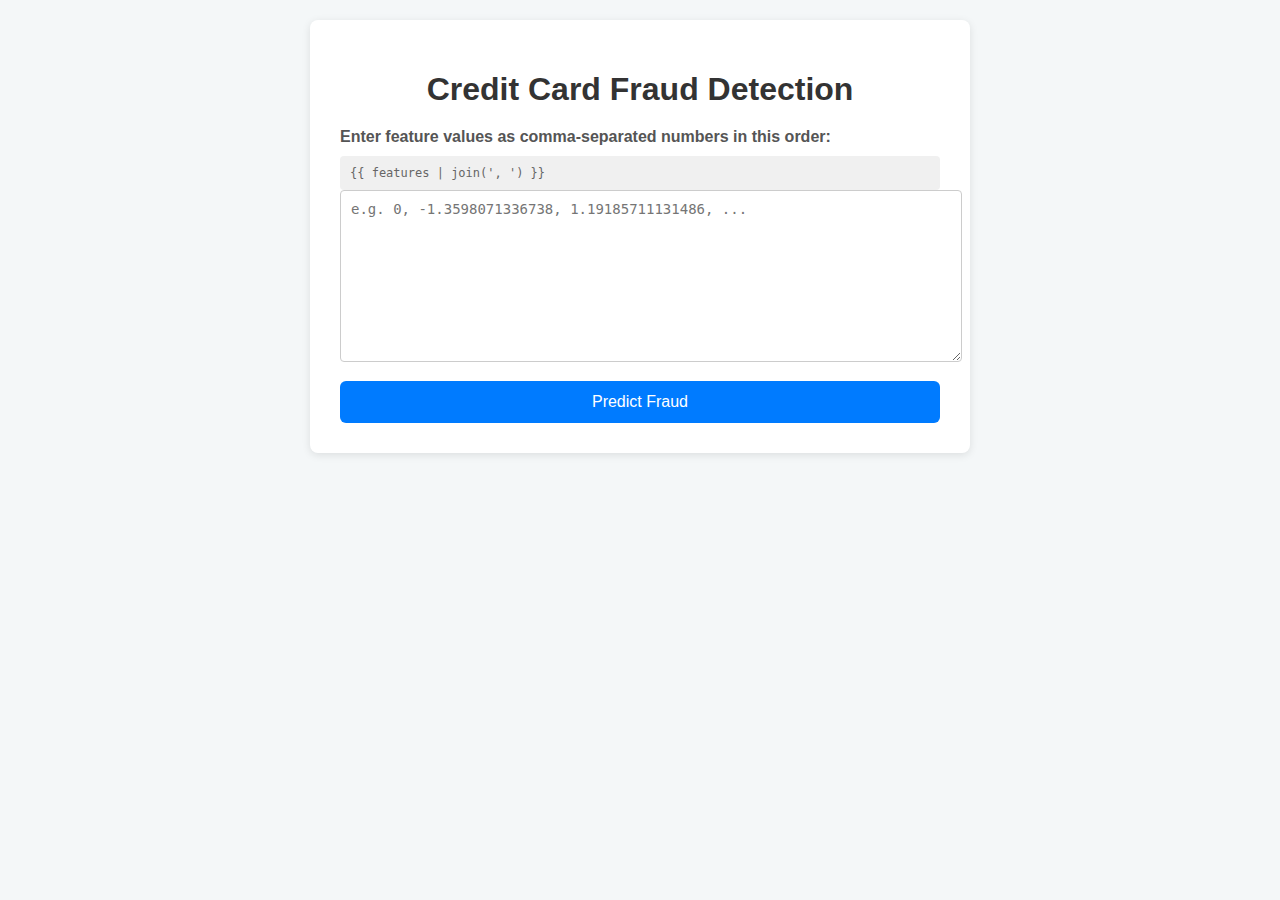
<file: Machinelearning/creditcardfraudetection/templates/index.html>
<!DOCTYPE html>
<html lang="en">
<head>
    <meta charset="UTF-8" />
    <meta name="viewport" content="width=device-width, initial-scale=1" />
    <title>Credit Card Fraud Detection</title>
    <style>
        body {
            font-family: Arial, sans-serif;
            background: #f4f7f8;
            margin: 0;
            padding: 20px;
        }
        .container {
            max-width: 600px;
            margin: 0 auto;
            background: white;
            padding: 30px;
            border-radius: 8px;
            box-shadow: 0 2px 8px rgba(0,0,0,0.1);
        }
        h1 {
            text-align: center;
            margin-bottom: 20px;
            color: #333;
        }
        label {
            display: block;
            font-weight: bold;
            margin-bottom: 6px;
            color: #555;
        }
        textarea {
            width: 100%;
            height: 150px;
            padding: 10px;
            font-size: 14px;
            border: 1px solid #ccc;
            border-radius: 4px;
            resize: vertical;
            font-family: monospace;
        }
        button {
            margin-top: 15px;
            width: 100%;
            padding: 12px;
            background-color: #007bff;
            border: none;
            color: white;
            font-size: 16px;
            border-radius: 6px;
            cursor: pointer;
            transition: background-color 0.3s ease;
        }
        button:hover {
            background-color: #0056b3;
        }
        .results {
            margin-top: 20px;
            padding: 15px;
            background: #e9ecef;
            border-radius: 6px;
            font-size: 16px;
            color: #333;
            white-space: pre-wrap;
        }
        .error {
            color: #d9534f;
            font-weight: bold;
        }
        .features-list {
            font-size: 12px;
            color: #666;
            margin-top: 10px;
            font-family: monospace;
            white-space: pre-wrap;
            background: #f0f0f0;
            padding: 10px;
            border-radius: 4px;
        }
    </style>
</head>
<body>
    <div class="container">
        <h1>Credit Card Fraud Detection</h1>
        <label for="featuresInput">Enter feature values as comma-separated numbers in this order:</label>
        <div class="features-list">{{ features | join(', ') }}</div>
        <textarea id="featuresInput" placeholder="e.g. 0, -1.3598071336738, 1.19185711131486, ..."></textarea>
        <button id="predictBtn">Predict Fraud</button>
        <div id="result" class="results" style="display:none;"></div>
    </div>

    <script>
        const predictBtn = document.getElementById('predictBtn');
        const featuresInput = document.getElementById('featuresInput');
        const resultDiv = document.getElementById('result');

        predictBtn.addEventListener('click', async () => {
            resultDiv.style.display = 'none';
            resultDiv.textContent = '';

            const inputText = featuresInput.value.trim();
            if (!inputText) {
                resultDiv.style.display = 'block';
                resultDiv.innerHTML = '<span class="error">Please enter feature values.</span>';
                return;
            }

            // Send the entire comma-separated string as 'features' key
            const data = { features: inputText };

            try {
                const response = await fetch('/predict', {
                    method: 'POST',
                    headers: { 'Content-Type': 'application/json' },
                    body: JSON.stringify(data)
                });

                const result = await response.json();

                if (response.ok) {
                    resultDiv.style.display = 'block';
                    resultDiv.innerHTML = 
                        `Predictions:\n` +
                        `Decision Tree: ${result.decision_tree === 1 ? 'Fraud' : 'Not Fraud'}\n` +
                        `Logistic Regression: ${result.logistic_regression === 1 ? 'Fraud' : 'Not Fraud'}\n` +
                        `Random Forest: ${result.random_forest === 1 ? 'Fraud' : 'Not Fraud'}`;
                } else {
                    resultDiv.style.display = 'block';
                    resultDiv.innerHTML = '<span class="error">Error: ' + (result.error || 'Unknown error') + '</span>';
                }
            } catch (error) {
                resultDiv.style.display = 'block';
                resultDiv.innerHTML = '<span class="error">Network error: ' + error.message + '</span>';
            }
        });
    </script>
</body>
</html>
</file>
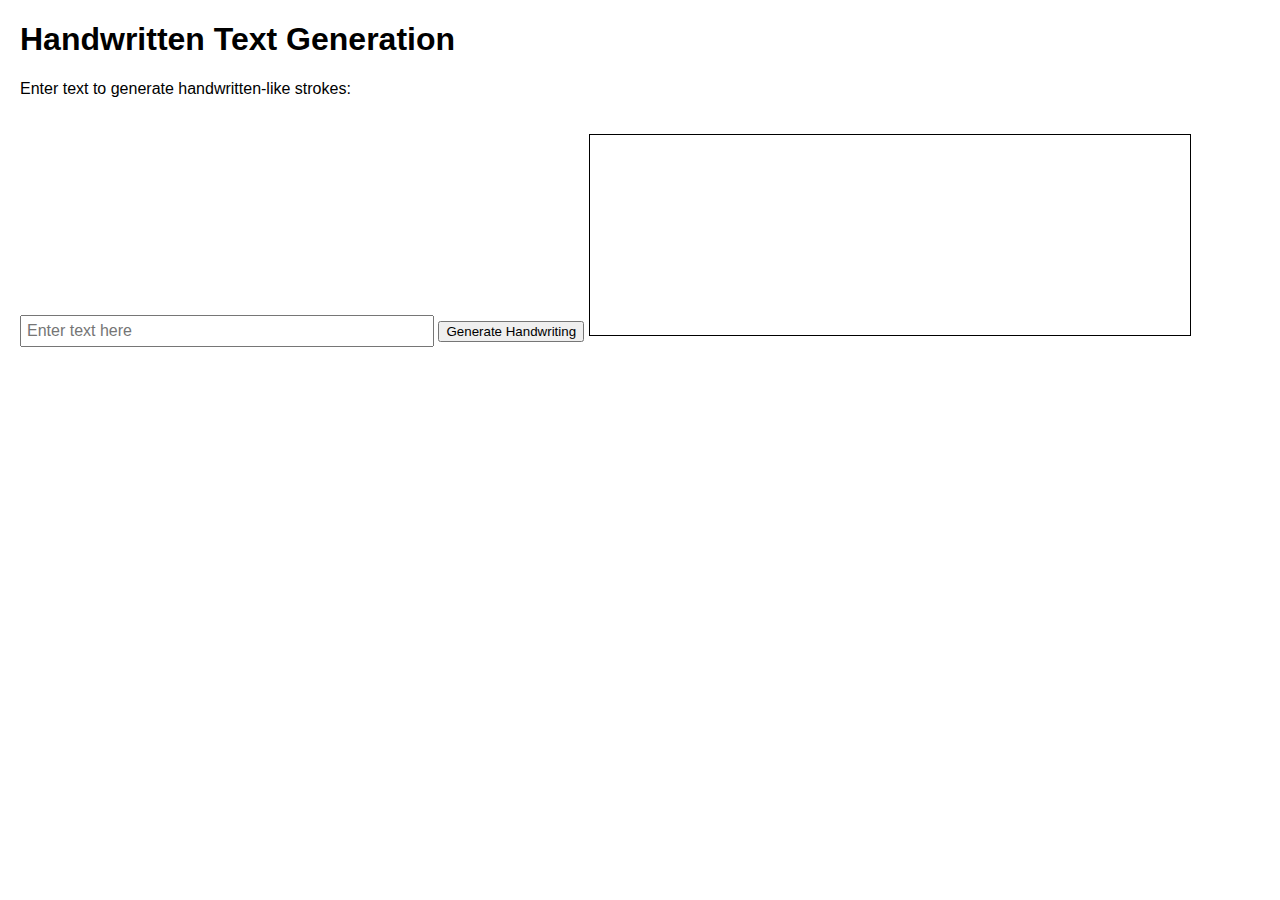
<file: Machinelearning/handwrittentextgeneration/templates/index.html>
<!DOCTYPE html>
<html lang="en">
<head>
    <meta charset="UTF-8" />
    <meta name="viewport" content="width=device-width, initial-scale=1" />
    <title>Handwritten Text Generation</title>
    <style>
        body {
            font-family: Arial, sans-serif;
            margin: 20px;
        }
        #canvas {
            border: 1px solid #000;
            margin-top: 20px;
        }
        #generateBtn {
            margin-top: 10px;
        }
        #textInput {
            width: 400px;
            font-size: 16px;
            padding: 5px;
        }
    </style>
</head>
<body>
    <h1>Handwritten Text Generation</h1>
    <p>Enter text to generate handwritten-like strokes:</p>
    <input type="text" id="textInput" placeholder="Enter text here" />
    <button id="generateBtn">Generate Handwriting</button>
    <canvas id="canvas" width="600" height="200"></canvas>

    <script>
        const canvas = document.getElementById('canvas');
        const ctx = canvas.getContext('2d');
        const generateBtn = document.getElementById('generateBtn');
        const textInput = document.getElementById('textInput');

        function drawStrokes(strokes) {
            ctx.clearRect(0, 0, canvas.width, canvas.height);
            ctx.lineWidth = 1.8;
            ctx.strokeStyle = 'black';

            const scale = 20;
            let x = canvas.width / 2;
            let y = canvas.height / 2;

            ctx.beginPath();
            ctx.moveTo(x, y);

            for (let i = 0; i < strokes.length; i++) {
                const [dx, dy, penState] = strokes[i];
                const newX = x + dx * scale;
                const newY = y + dy * scale;

                if (penState < 0.5) {
                    ctx.lineTo(newX, newY); // pen down → draw
                } else {
                    ctx.moveTo(newX, newY); // pen up → move
                }

                x = newX;
                y = newY;
            }

            ctx.stroke();
        }


        generateBtn.addEventListener('click', () => {
            const text = textInput.value.trim();
            if (!text) {
                alert('Please enter some text');
                return;
            }
            console.log('Sending request to /generate with text:', text);
            fetch('/generate', {
                method: 'POST',
                headers: {
                    'Content-Type': 'application/json',
                },
                body: JSON.stringify({ text }),
            })
            .then(response => {
                console.log('Received response:', response);
                return response.json();
            })
            .then(data => {
                console.log('Response data:', data);
                if (data.error) {
                    alert('Error: ' + data.error);
                } else {
                    drawStrokes(data.generated_strokes);
                }
            })
            .catch(err => {
                alert('Request failed: ' + err);
                console.error('Fetch error:', err);
            });
        });
    </script>
</body>
</html>
</file>
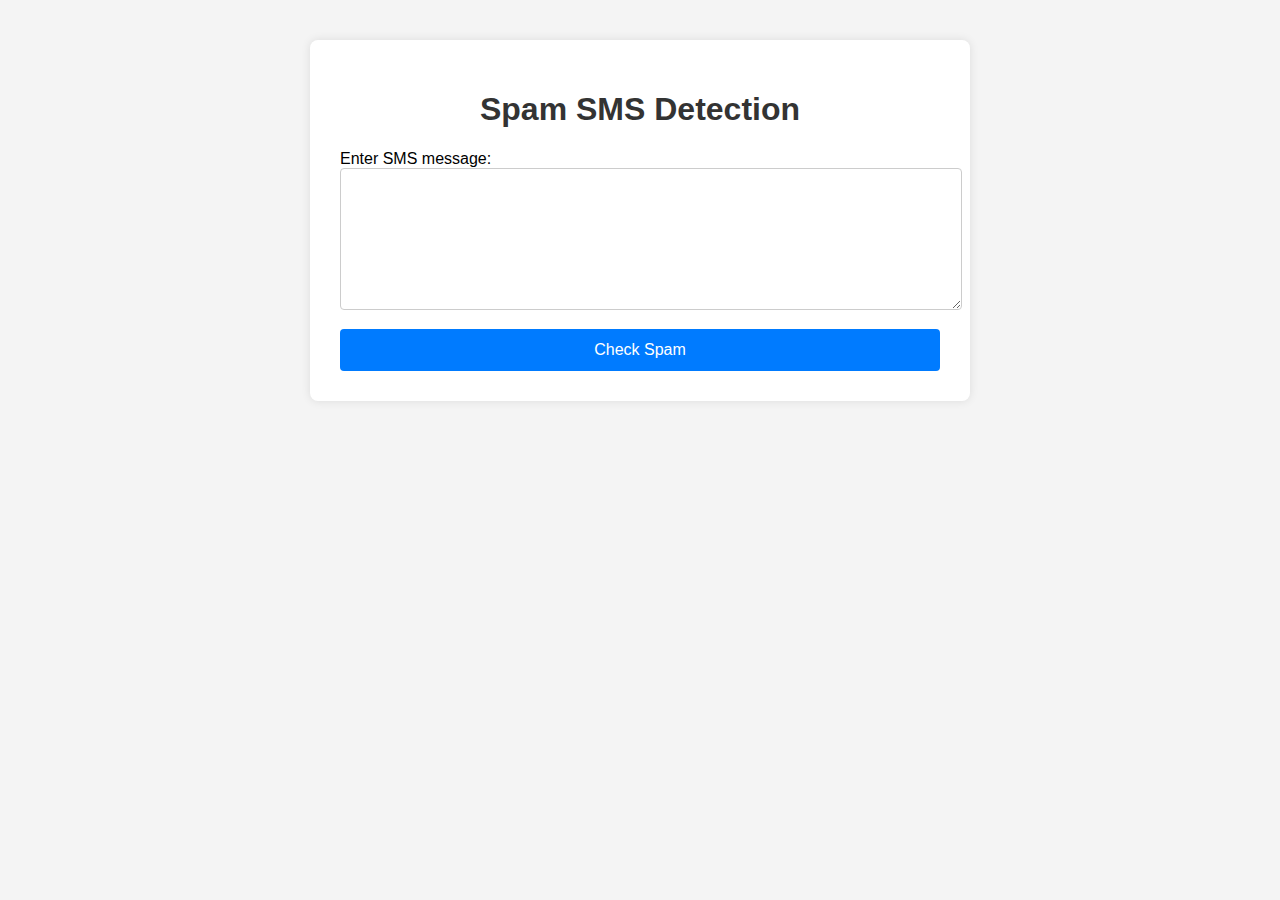
<file: Machinelearning/spamsmsdetection/templates/index.html>
<!DOCTYPE html>
<html lang="en">
<head>
    <meta charset="UTF-8" />
    <meta name="viewport" content="width=device-width, initial-scale=1" />
    <title>Spam SMS Detection</title>
    <style>
        body {
            font-family: Arial, sans-serif;
            margin: 40px;
            background-color: #f4f4f4;
        }
        .container {
            max-width: 600px;
            margin: auto;
            background: white;
            padding: 30px;
            border-radius: 8px;
            box-shadow: 0 0 10px rgba(0,0,0,0.1);
        }
        h1 {
            text-align: center;
            color: #333;
        }
        textarea {
            width: 100%;
            height: 120px;
            padding: 10px;
            font-size: 16px;
            border-radius: 4px;
            border: 1px solid #ccc;
            resize: vertical;
        }
        button {
            background-color: #007bff;
            color: white;
            border: none;
            padding: 12px 20px;
            font-size: 16px;
            border-radius: 4px;
            cursor: pointer;
            margin-top: 15px;
            width: 100%;
        }
        button:hover {
            background-color: #0056b3;
        }
    </style>
</head>
<body>
    <div class="container">
        <h1>Spam SMS Detection</h1>
        <form action="/predict" method="post">
            <label for="message">Enter SMS message:</label><br />
            <textarea id="message" name="message" required></textarea><br />
            <button type="submit">Check Spam</button>
        </form>
    </div>
</body>
</html>
</file>
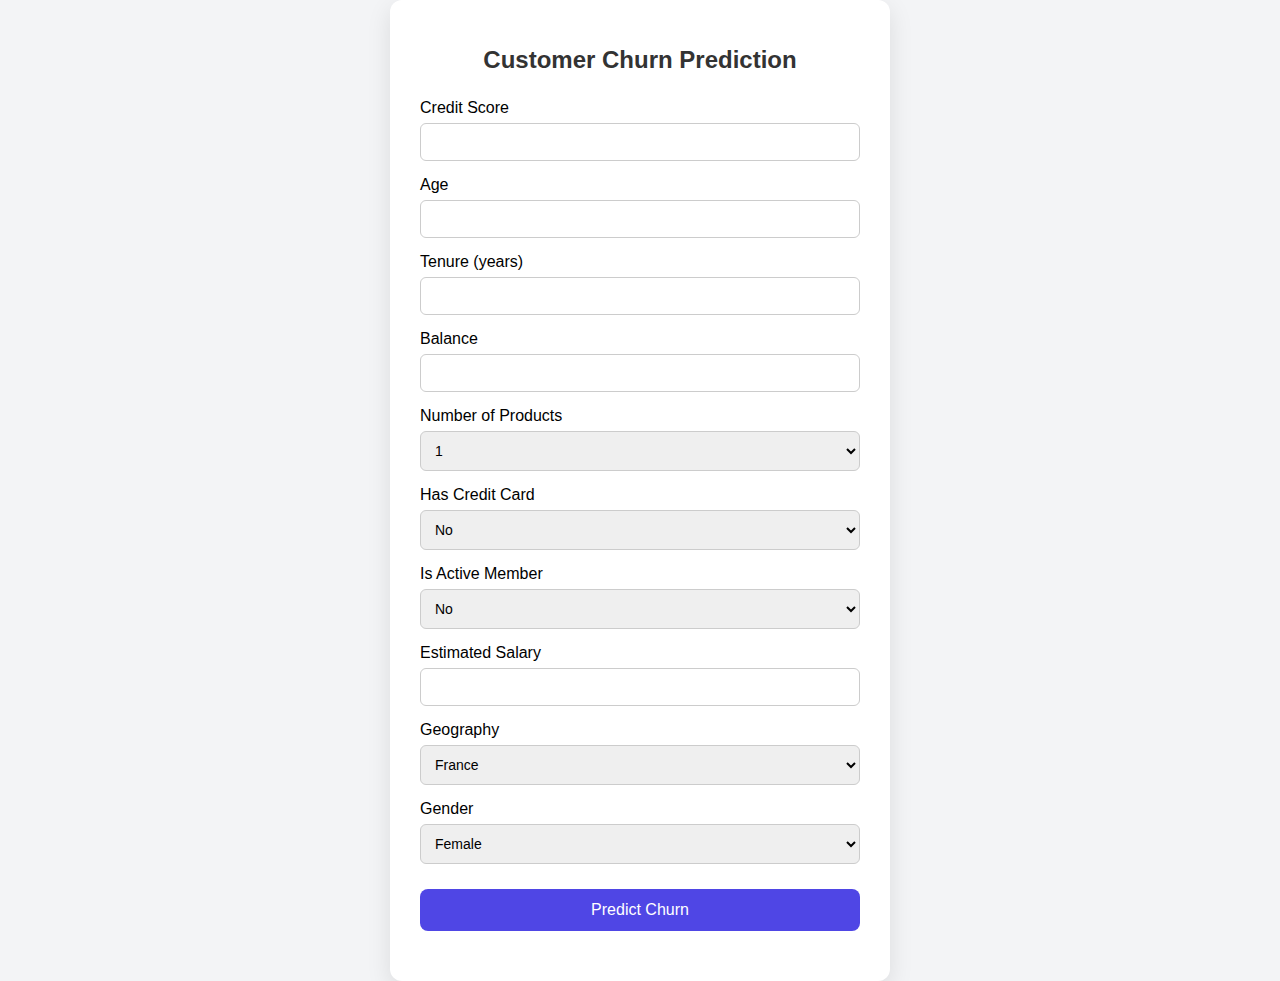
<file: Machinelearning/customerchrunpridiction/app/templates/index.html>
<!DOCTYPE html>
<html lang="en">
<head>
  <meta charset="UTF-8" />
  <meta name="viewport" content="width=device-width, initial-scale=1" />
  <title>Customer Churn Prediction</title>
  <style>
    * {
      box-sizing: border-box;
    }

    body {
      font-family: 'Segoe UI', Tahoma, Geneva, Verdana, sans-serif;
      margin: 0;
      padding: 0;
      background: #f3f4f6;
      display: flex;
      justify-content: center;
      align-items: center;
      min-height: 100vh;
    }

    .container {
      background: white;
      padding: 30px;
      border-radius: 12px;
      max-width: 500px;
      width: 100%;
      box-shadow: 0 8px 24px rgba(0, 0, 0, 0.1);
    }

    h1 {
      text-align: center;
      margin-bottom: 25px;
      font-size: 24px;
      color: #333;
    }

    label {
      margin-top: 15px;
      font-weight: 500;
      display: block;
    }

    input,
    select {
      width: 100%;
      padding: 10px;
      margin-top: 6px;
      border: 1px solid #ccc;
      border-radius: 6px;
      font-size: 14px;
    }

    button {
      width: 100%;
      padding: 12px;
      margin-top: 25px;
      background-color: #4f46e5;
      color: white;
      border: none;
      border-radius: 8px;
      font-size: 16px;
      cursor: pointer;
      transition: background 0.2s ease;
    }

    button:hover {
      background-color: #4338ca;
    }

    #result {
      margin-top: 20px;
      text-align: center;
      font-weight: bold;
      font-size: 16px;
    }

    #result.success {
      color: green;
    }

    #result.error {
      color: red;
    }
  </style>
</head>
<body>
  <div class="container">
    <h1>Customer Churn Prediction</h1>
    <form id="churnForm">
      <label for="CreditScore">Credit Score</label>
      <input type="number" id="CreditScore" name="CreditScore" required min="300" max="850" />

      <label for="Age">Age</label>
      <input type="number" id="Age" name="Age" required min="18" max="100" />

      <label for="Tenure">Tenure (years)</label>
      <input type="number" id="Tenure" name="Tenure" required min="0" max="10" />

      <label for="Balance">Balance</label>
      <input type="number" id="Balance" name="Balance" required step="0.01" min="0" />

      <label for="NumOfProducts">Number of Products</label>
      <select id="NumOfProducts" name="NumOfProducts" required>
        <option value="1">1</option>
        <option value="2">2</option>
        <option value="3">3</option>
        <option value="4">4</option>
      </select>

      <label for="HasCrCard">Has Credit Card</label>
      <select id="HasCrCard" name="HasCrCard" required>
        <option value="0">No</option>
        <option value="1">Yes</option>
      </select>

      <label for="IsActiveMember">Is Active Member</label>
      <select id="IsActiveMember" name="IsActiveMember" required>
        <option value="0">No</option>
        <option value="1">Yes</option>
      </select>

      <label for="EstimatedSalary">Estimated Salary</label>
      <input type="number" id="EstimatedSalary" name="EstimatedSalary" required step="0.01" min="0" />

      <label for="Geography">Geography</label>
      <select id="Geography" name="Geography" required>
        <option value="France">France</option>
        <option value="Germany">Germany</option>
        <option value="Spain">Spain</option>
      </select>

      <label for="Gender">Gender</label>
      <select id="Gender" name="Gender" required>
        <option value="Female">Female</option>
        <option value="Male">Male</option>
      </select>

      <button type="submit">Predict Churn</button>
    </form>

    <div id="result"></div>
  </div>

  <script>
    const form = document.getElementById('churnForm');
    const resultDiv = document.getElementById('result');

    // Create a div to show model results dynamically
    let modelResultsDiv = document.getElementById('model-results');
    if (!modelResultsDiv) {
      modelResultsDiv = document.createElement('div');
      modelResultsDiv.id = 'model-results';
      resultDiv.insertAdjacentElement('afterend', modelResultsDiv);
    }

    form.addEventListener('submit', async (e) => {
      e.preventDefault();
      resultDiv.textContent = 'Predicting...';
      resultDiv.className = '';
      modelResultsDiv.innerHTML = '';

      const formData = new FormData(form);
      const data = {};

      formData.forEach((value, key) => {
        data[key] = ['CreditScore', 'Age', 'Tenure', 'Balance', 'NumOfProducts', 'HasCrCard', 'IsActiveMember', 'EstimatedSalary'].includes(key)
          ? Number(value)
          : value;
      });

      try {
        const response = await fetch('/predict', {
          method: 'POST',
          headers: { 'Content-Type': 'application/json' },
          body: JSON.stringify(data)
        });

        const result = await response.json();

        if (response.ok) {
          // Display overall result summary
          let anyChurn = false;
          let modelOutputHtml = '<h3>Model Predictions:</h3><ul>';
          for (const [modelName, predictionData] of Object.entries(result)) {
            const churnText = predictionData.prediction === 1 ? 'Yes' : 'No';
            const probability = (predictionData.probability * 100).toFixed(2);
            modelOutputHtml += `<li><strong>${modelName}</strong>: Churn Prediction: ${churnText} (Probability: ${probability}%)</li>`;
            if (predictionData.prediction === 1) {
              anyChurn = true;
            }
          }
          modelOutputHtml += '</ul>';

          resultDiv.textContent = anyChurn ? 'Churn predicted by at least one model.' : 'No churn predicted by any model.';
          resultDiv.className = anyChurn ? 'success' : '';
          modelResultsDiv.innerHTML = modelOutputHtml;
        } else {
          resultDiv.textContent = `Error: ${result.error}`;
          resultDiv.className = 'error';
        }
      } catch (error) {
        resultDiv.textContent = `Error: ${error.message}`;
        resultDiv.className = 'error';
      }
    });
  </script>
</body>
</html>
</file>
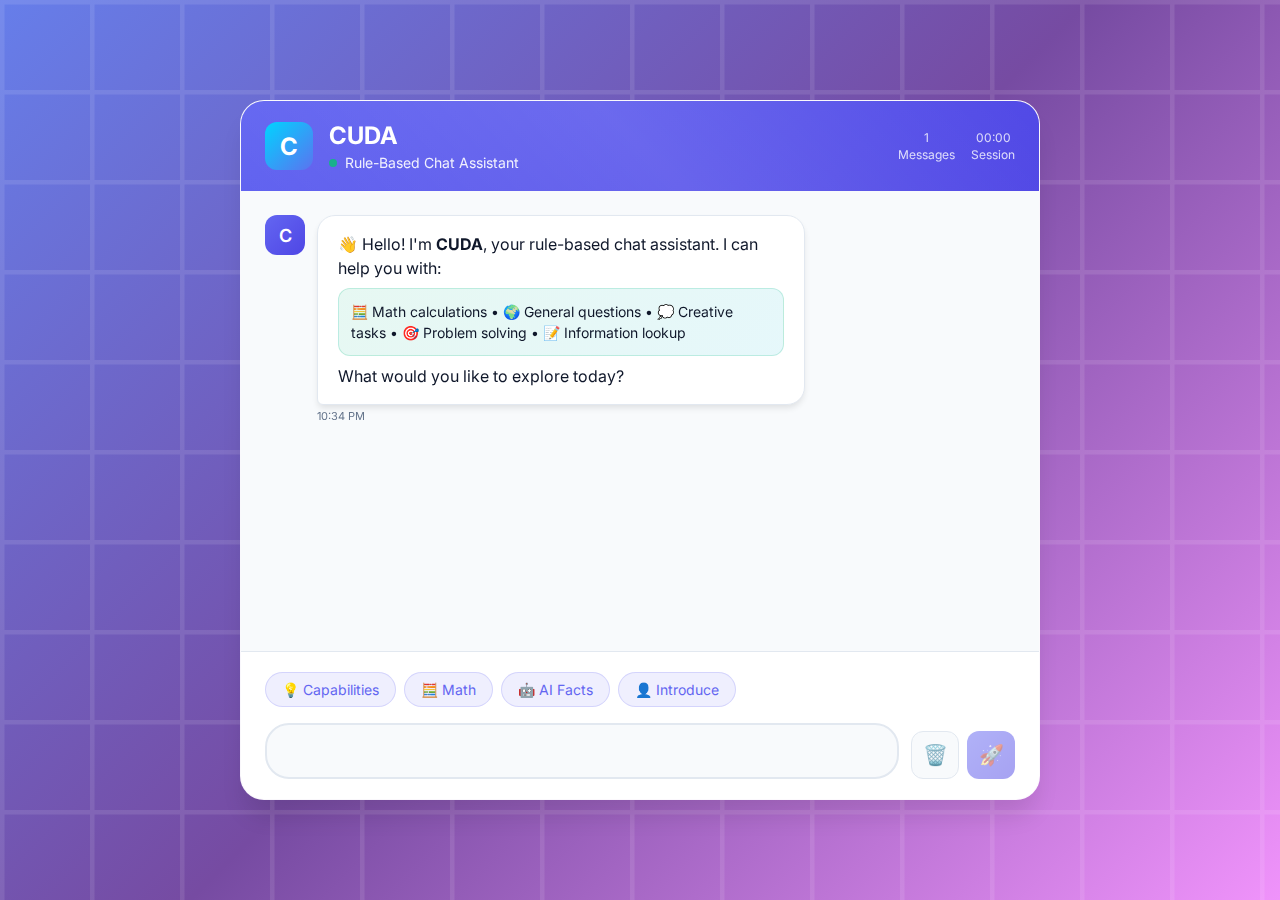
<file: Artificialinteligence/chatbot_rulebased/chatbot.html>
<!DOCTYPE html>
<html lang="en">
<head>
    <meta charset="UTF-8" />
    <meta name="viewport" content="width=device-width, initial-scale=1" />
    <title>CUDA - Personal Chat Assistant</title>
    <style>
        @import url('https://fonts.googleapis.com/css2?family=Inter:wght@300;400;500;600;700&display=swap');
        
        * {
            margin: 0;
            padding: 0;
            box-sizing: border-box;
        }
        
        :root {
            --primary: #6366f1;
            --primary-dark: #4f46e5;
            --secondary: #f8fafc;
            --accent: #10b981;
            --warning: #f59e0b;
            --error: #ef4444;
            --text-primary: #0f172a;
            --text-secondary: #64748b;
            --bg-primary: #ffffff;
            --bg-secondary: #f8fafc;
            --border: #e2e8f0;
            --shadow: 0 4px 6px -1px rgba(0, 0, 0, 0.1);
            --shadow-lg: 0 20px 25px -5px rgba(0, 0, 0, 0.1);
        }
        
        body {
            font-family: 'Inter', sans-serif;
            background: linear-gradient(135deg, #667eea 0%, #764ba2 50%, #f093fb 100%);
            min-height: 100vh;
            display: flex;
            justify-content: center;
            align-items: center;
            padding: 20px;
            position: relative;
            overflow-x: hidden;
        }
        
        body::before {
            content: '';
            position: absolute;
            top: 0;
            left: 0;
            right: 0;
            bottom: 0;
            background: url('data:image/svg+xml,<svg xmlns="http://www.w3.org/2000/svg" viewBox="0 0 100 100"><defs><pattern id="grid" width="10" height="10" patternUnits="userSpaceOnUse"><path d="M 10 0 L 0 0 0 10" fill="none" stroke="rgba(255,255,255,0.1)" stroke-width="1"/></pattern></defs><rect width="100" height="100" fill="url(%23grid)"/></svg>');
            pointer-events: none;
        }
        
        .chat-container {
            background: rgba(255, 255, 255, 0.95);
            backdrop-filter: blur(20px);
            border: 1px solid rgba(255, 255, 255, 0.2);
            border-radius: 24px;
            box-shadow: var(--shadow-lg);
            width: 100%;
            max-width: 800px;
            height: 80vh;
            max-height: 700px;
            display: flex;
            flex-direction: column;
            overflow: hidden;
            position: relative;
        }
        
        .chat-header {
            background: linear-gradient(135deg, var(--primary) 0%, var(--primary-dark) 100%);
            color: white;
            padding: 20px 24px;
            display: flex;
            align-items: center;
            gap: 16px;
            position: relative;
            overflow: hidden;
        }
        
        .chat-header::before {
            content: '';
            position: absolute;
            top: 0;
            left: 0;
            right: 0;
            bottom: 0;
            background: linear-gradient(45deg, transparent, rgba(255,255,255,0.1), transparent);
            animation: shimmer 3s ease-in-out infinite;
        }
        
        @keyframes shimmer {
            0% { transform: translateX(-100%); }
            100% { transform: translateX(100%); }
        }
        
        .cuda-logo {
            width: 48px;
            height: 48px;
            background: linear-gradient(135deg, #00d4ff, #5b73f0);
            border-radius: 12px;
            display: flex;
            align-items: center;
            justify-content: center;
            font-size: 24px;
            font-weight: bold;
            position: relative;
            z-index: 1;
        }
        
        .header-info {
            flex: 1;
            position: relative;
            z-index: 1;
        }
        
        .header-title {
            font-size: 24px;
            font-weight: 700;
            margin-bottom: 4px;
        }
        
        .header-status {
            font-size: 14px;
            opacity: 0.9;
            display: flex;
            align-items: center;
            gap: 8px;
        }
        
        .status-dot {
            width: 8px;
            height: 8px;
            background: var(--accent);
            border-radius: 50%;
            animation: pulse 2s ease-in-out infinite;
        }
        
        @keyframes pulse {
            0%, 100% { opacity: 1; }
            50% { opacity: 0.5; }
        }
        
        .chat-stats {
            display: flex;
            gap: 16px;
            font-size: 12px;
            opacity: 0.8;
            position: relative;
            z-index: 1;
        }
        
        .stat-item {
            display: flex;
            flex-direction: column;
            align-items: center;
            gap: 2px;
        }
        
        .chat-messages {
            flex: 1;
            padding: 24px;
            overflow-y: auto;
            background: var(--bg-secondary);
            position: relative;
        }
        
        .chat-messages::-webkit-scrollbar {
            width: 6px;
        }
        
        .chat-messages::-webkit-scrollbar-track {
            background: transparent;
        }
        
        .chat-messages::-webkit-scrollbar-thumb {
            background: rgba(99, 102, 241, 0.3);
            border-radius: 3px;
        }
        
        .message {
            margin-bottom: 20px;
            display: flex;
            align-items: flex-start;
            gap: 12px;
            animation: slideUp 0.4s ease-out;
        }
        
        @keyframes slideUp {
            from {
                opacity: 0;
                transform: translateY(20px);
            }
            to {
                opacity: 1;
                transform: translateY(0);
            }
        }
        
        .message.user {
            flex-direction: row-reverse;
        }
        
        .message-avatar {
            width: 40px;
            height: 40px;
            border-radius: 12px;
            display: flex;
            align-items: center;
            justify-content: center;
            font-size: 18px;
            font-weight: 600;
            flex-shrink: 0;
        }
        
        .message.bot .message-avatar {
            background: linear-gradient(135deg, var(--primary), var(--primary-dark));
            color: white;
        }
        
        .message.user .message-avatar {
            background: linear-gradient(135deg, var(--accent), #059669);
            color: white;
        }
        
        .message-content {
            max-width: 65%;
            position: relative;
        }
        
        .message-bubble {
            padding: 16px 20px;
            border-radius: 18px;
            word-wrap: break-word;
            line-height: 1.5;
            position: relative;
            box-shadow: var(--shadow);
        }
        
        .message.bot .message-bubble {
            background: var(--bg-primary);
            color: var(--text-primary);
            border-bottom-left-radius: 6px;
            border: 1px solid var(--border);
        }
        
        .message.user .message-bubble {
            background: linear-gradient(135deg, var(--primary), var(--primary-dark));
            color: white;
            border-bottom-right-radius: 6px;
        }
        
        .message-time {
            font-size: 11px;
            color: var(--text-secondary);
            margin-top: 4px;
            text-align: right;
        }
        
        .message.bot .message-time {
            text-align: left;
        }
        
        .typing-indicator {
            display: none;
            margin-bottom: 20px;
            animation: slideUp 0.4s ease-out;
        }
        
        .typing-bubble {
            background: var(--bg-primary);
            border: 1px solid var(--border);
            border-radius: 18px;
            border-bottom-left-radius: 6px;
            padding: 16px 20px;
            max-width: 80px;
            box-shadow: var(--shadow);
        }
        
        .typing-dots {
            display: flex;
            gap: 4px;
            align-items: center;
        }
        
        .typing-dots span {
            width: 8px;
            height: 8px;
            border-radius: 50%;
            background: var(--primary);
            animation: typing 1.4s infinite ease-in-out;
        }
        
        .typing-dots span:nth-child(2) { animation-delay: 0.2s; }
        .typing-dots span:nth-child(3) { animation-delay: 0.4s; }
        
        @keyframes typing {
            0%, 60%, 100% {
                transform: translateY(0);
                opacity: 0.4;
            }
            30% {
                transform: translateY(-12px);
                opacity: 1;
            }
        }
        
        .chat-input-container {
            padding: 20px 24px;
            background: var(--bg-primary);
            border-top: 1px solid var(--border);
            position: relative;
        }
        
        .input-wrapper {
            display: flex;
            gap: 12px;
            align-items: flex-end;
            position: relative;
        }
        
        .chat-input {
            flex: 1;
            padding: 16px 20px;
            border: 2px solid var(--border);
            border-radius: 24px;
            font-size: 16px;
            font-family: inherit;
            outline: none;
            transition: all 0.3s ease;
            background: var(--bg-secondary);
            resize: none;
            min-height: 56px;
            max-height: 120px;
        }
        
        .chat-input:focus {
            border-color: var(--primary);
            background: var(--bg-primary);
            box-shadow: 0 0 0 3px rgba(99, 102, 241, 0.1);
        }
        
        .input-actions {
            display: flex;
            gap: 8px;
            align-items: flex-end;
        }
        
        .action-button {
            width: 48px;
            height: 48px;
            border: none;
            border-radius: 12px;
            cursor: pointer;
            display: flex;
            align-items: center;
            justify-content: center;
            font-size: 20px;
            transition: all 0.3s ease;
            position: relative;
            overflow: hidden;
        }
        
        .send-button {
            background: linear-gradient(135deg, var(--primary), var(--primary-dark));
            color: white;
        }
        
        .send-button:hover {
            transform: translateY(-2px);
            box-shadow: var(--shadow-lg);
        }
        
        .send-button:disabled {
            opacity: 0.5;
            cursor: not-allowed;
            transform: none;
        }
        
        .clear-button {
            background: var(--bg-secondary);
            color: var(--text-secondary);
            border: 1px solid var(--border);
        }
        
        .clear-button:hover {
            background: var(--warning);
            color: white;
            border-color: var(--warning);
        }
        
        .suggestions {
            display: flex;
            gap: 8px;
            margin-bottom: 16px;
            flex-wrap: wrap;
        }
        
        .suggestion-chip {
            background: rgba(99, 102, 241, 0.1);
            color: var(--primary);
            border: 1px solid rgba(99, 102, 241, 0.2);
            border-radius: 20px;
            padding: 8px 16px;
            font-size: 14px;
            cursor: pointer;
            transition: all 0.3s ease;
            white-space: nowrap;
        }
        
        .suggestion-chip:hover {
            background: var(--primary);
            color: white;
            transform: translateY(-1px);
        }
        
        .feature-highlight {
            background: linear-gradient(135deg, rgba(16, 185, 129, 0.1), rgba(6, 182, 212, 0.1));
            border: 1px solid rgba(16, 185, 129, 0.2);
            border-radius: 12px;
            padding: 12px;
            margin: 8px 0;
            font-size: 14px;
            color: var(--text-primary);
        }
        
        .math-result {
            background: linear-gradient(135deg, rgba(99, 102, 241, 0.1), rgba(139, 92, 246, 0.1));
            border: 1px solid rgba(99, 102, 241, 0.2);
            border-radius: 8px;
            padding: 12px;
            margin: 8px 0;
            font-family: 'Courier New', monospace;
            font-weight: 600;
            color: var(--primary);
        }
        
        .response-time {
            font-size: 10px;
            color: var(--text-secondary);
            opacity: 0.7;
            margin-left: 8px;
        }
        
        .error-message {
            background: linear-gradient(135deg, rgba(239, 68, 68, 0.1), rgba(220, 38, 38, 0.1));
            border: 1px solid rgba(239, 68, 68, 0.2);
            border-radius: 8px;
            padding: 12px;
            margin: 8px 0;
            color: var(--error);
        }
        
        @media (max-width: 768px) {
            body {
                padding: 10px;
            }
            
            .chat-container {
                height: 90vh;
                border-radius: 16px;
            }
            
            .chat-header {
                padding: 16px 20px;
            }
            
            .header-title {
                font-size: 20px;
            }
            
            .chat-messages {
                padding: 16px;
            }
            
            .message-content {
                max-width: 85%;
            }
            
            .chat-stats {
                display: none;
            }
        }
    </style>
</head>
<body>
    <div class="chat-container">
        <div class="chat-header">
            <div class="cuda-logo">C</div>
            <div class="header-info">
                <div class="header-title">CUDA</div>
                <div class="header-status">
                    <div class="status-dot"></div>
                    Rule-Based Chat Assistant
                </div>
            </div>
            <div class="chat-stats">
                <div class="stat-item">
                    <span id="messageCount">0</span>
                    <span>Messages</span>
                </div>
                <div class="stat-item">
                    <span id="sessionTime">00:00</span>
                    <span>Session</span>
                </div>
            </div>
        </div>
        
        <div class="chat-messages" id="chatMessages">
            <div class="message bot">
                <div class="message-avatar">C</div>
                <div class="message-content">
                    <div class="message-bubble">
                        👋 Hello! I'm <strong>CUDA</strong>, your rule-based chat assistant. I can help you with:
                        <div class="feature-highlight">
                            🧮 Math calculations • 🌍 General questions • 💭 Creative tasks • 🎯 Problem solving • 📝 Information lookup
                        </div>
                        What would you like to explore today?
                    </div>
                    <div class="message-time" id="welcomeTime"></div>
                </div>
            </div>
        </div>
        
        <div class="typing-indicator" id="typingIndicator">
            <div class="message bot">
                <div class="message-avatar">C</div>
                <div class="message-content">
                    <div class="typing-bubble">
                        <div class="typing-dots">
                            <span></span>
                            <span></span>
                            <span></span>
                        </div>
                    </div>
                </div>
            </div>
        </div>
        
        <div class="chat-input-container">
            <div class="suggestions" id="suggestions">
                <div class="suggestion-chip" data-text="What can you do?">💡 Capabilities</div>
                <div class="suggestion-chip" data-text="Calculate 25 * 47 + 180">🧮 Math</div>
                <div class="suggestion-chip" data-text="Tell me about AI">🤖 AI Facts</div>
                <div class="suggestion-chip" data-text="My name is Alex">👤 Introduce</div>
            </div>
            <div class="input-wrapper">
                <textarea 
                    class="chat-input" 
                    id="chatInput" 
                    placeholder="Type your message to CUDA..." 
                    rows="1"
                    maxlength="1000"
                    aria-label="Chat input">
                </textarea>
                <div class="input-actions">
                    <button class="action-button clear-button" id="clearButton" title="Clear chat" aria-label="Clear chat">🗑️</button>
                    <button class="action-button send-button" id="sendButton" title="Send message" aria-label="Send message" disabled>🚀</button>
                </div>
            </div>
        </div>
    </div>

    <script>
        // Constants
        const CONFIG = {
            TYPING_DELAY: { MIN: 500, MAX: 1500 },
            MAX_MESSAGE_LENGTH: 1000,
            MATH_DECIMAL_PLACES: 6,
            ANIMATION_DURATION: 400
        };

        // Utility functions
        const utils = {
            sanitizeInput: (input) => input.trim().replace(/[<>]/g, ''),
            
            formatTime: (date = new Date()) => 
                date.toLocaleTimeString([], { hour: '2-digit', minute: '2-digit' }),
            
            formatDate: (date = new Date()) => 
                date.toLocaleDateString('en-US', { 
                    weekday: 'long', 
                    year: 'numeric', 
                    month: 'long', 
                    day: 'numeric' 
                }),
            
            formatNumber: (num) => {
                if (typeof num !== 'number' || !isFinite(num)) return 'Invalid';
                return num % 1 === 0 ? 
                    num.toString() : 
                    num.toFixed(CONFIG.MATH_DECIMAL_PLACES).replace(/\.?0+$/, '');
            },
            
            escapeHtml: (text) => 
                text.replace(/&/g, '&amp;')
                    .replace(/</g, '&lt;')
                    .replace(/>/g, '&gt;')
                    .replace(/"/g, '&quot;')
                    .replace(/'/g, '&#x27;'),
            
            debounce: (func, delay) => {
                let timeout;
                return (...args) => {
                    clearTimeout(timeout);
                    timeout = setTimeout(() => func.apply(null, args), delay);
                };
            }
        };

        // Math expression evaluator with security
        const mathEvaluator = {
            safeOperators: /^[\d\+\-\*\/\(\)\s\.\^\%]+$/,
            
            evaluate: (expression) => {
                try {
                    const cleaned = expression.replace(/\s+/g, '');
                    if (!mathEvaluator.safeOperators.test(cleaned)) {
                        throw new Error('Invalid characters in expression');
                    }
                    const normalized = cleaned.replace(/\^/g, '**');
                    if (/(function|eval|constructor|prototype|__)/i.test(normalized)) {
                        throw new Error('Potentially dangerous expression');
                    }
                    const result = Function(`"use strict"; return (${normalized})`)();
                    if (typeof result !== 'number' || !isFinite(result)) {
                        throw new Error('Invalid result');
                    }
                    return result;
                } catch (error) {
                    throw new Error(`Math error: ${error.message}`);
                }
            }
        };

        // Rule-based chatbot class
        class RuleBasedChatbot {
            constructor() {
                this.userData = {
                    name: null,
                    preferences: {},
                    conversationHistory: []
                };
                this.rules = this.initializeRules();
            }

            initializeRules() {
                return [
                    {
                        id: 'greeting',
                        patterns: [
                            /^(hi|hello|hey|greetings|good\s+(morning|afternoon|evening|night))$/i,
                            /^(what's\s+up|how's\s+it\s+going|howdy)$/i
                        ],
                        response: () => this.getGreetingResponse()
                    },
                    {
                        id: 'name_introduction',
                        patterns: [
                            /(?:my\s+name\s+is|i'm|call\s+me|i\s+am)\s+(\w+)/i,
                            /(\w+)\s+is\s+my\s+name/i
                        ],
                        response: (input) => this.handleNameIntroduction(input)
                    },
                    {
                        id: 'capabilities',
                        patterns: [
                            /what\s+can\s+you\s+do/i,
                            /(?:your\s+)?capabilities/i,
                            /help\s+me\s+understand/i,
                            /what\s+are\s+you\s+capable\s+of/i
                        ],
                        response: () => this.getCapabilitiesResponse()
                    },
                    {
                        id: 'math_calculation',
                        patterns: [
                            /(?:calculate|compute|solve|math|what\s+is)\s*(.+)/i,
                            /(\d+[\+\-\*\/\^\%\(\)]+[\d\+\-\*\/\^\%\(\)\s]*)/
                        ],
                        response: (input) => this.handleMathCalculation(input)
                    },
                    {
                        id: 'tech_queries',
                        patterns: [
                            /artificial\s+intelligence|machine\s+learning|AI(?:\s|$)/i,
                            /(?:computer\s+)?technology/i,
                            /(?:computer\s+)?science/i,
                            /quantum(?:\s+computing)?/i,
                            /programming|coding|software/i
                        ],
                        response: (input) => this.handleTechQuery(input)
                    },
                    {
                        id: 'creative_tasks',
                        patterns: [
                            /(?:write|create|generate)\s+(?:a\s+)?(story|poem|idea)/i,
                            /brainstorm|creative|imagination/i,
                            /help\s+me\s+(?:write|create)/i
                        ],
                        response: (input) => this.handleCreativeTask(input)
                    },
                    {
                        id: 'time_date',
                        patterns: [
                            /what\s+time|current\s+time|time\s+is\s+it/i,
                            /what.*date|today.*date|current.*date/i,
                            /(?:what\s+day|today)\s+is\s+it/i
                        ],
                        response: () => this.getTimeResponse()
                    },
                    {
                        id: 'weather',
                        patterns: [
                            /weather|temperature|forecast|climate/i,
                            /(?:is\s+it\s+)?(?:raining|sunny|cloudy)/i
                        ],
                        response: () => this.getWeatherResponse()
                    },
                    {
                        id: 'how_are_you',
                        patterns: [
                            /how\s+are\s+you/i,
                            /how\s+do\s+you\s+feel/i,
                            /your\s+mood|are\s+you\s+okay/i
                        ],
                        response: () => this.getStatusResponse()
                    },
                    {
                        id: 'thanks',
                        patterns: [
                            /thank\s+you|thanks|appreciate|grateful/i,
                            /that's\s+helpful|very\s+helpful/i
                        ],
                        response: () => this.getThanksResponse()
                    },
                    {
                        id: 'farewell',
                        patterns: [
                            /^(bye|goodbye|see\s+you|farewell|exit|quit)$/i,
                            /^(take\s+care|until\s+next\s+time)$/i
                        ],
                        response: () => this.getFarewellResponse()
                    }
                ];
            }

            processInput(input) {
                const sanitized = utils.sanitizeInput(input);
                this.userData.conversationHistory.push({
                    type: 'user',
                    message: sanitized,
                    timestamp: new Date()
                });

                for (const rule of this.rules) {
                    for (const pattern of rule.patterns) {
                        const match = sanitized.match(pattern);
                        if (match) {
                            const response = rule.response(sanitized, match);
                            this.userData.conversationHistory.push({
                                type: 'bot',
                                message: response,
                                timestamp: new Date()
                            });
                            return response;
                        }
                    }
                }
                return this.getFallbackResponse(sanitized);
            }

            getGreetingResponse() {
                const greetings = [
                    "Hello! I'm CUDA, your rule-based chatbot. How can I assist you today?",
                    "Hi there! Ready to help with whatever you need.",
                    "Greetings! What would you like to explore together?"
                ];
                return this.userData.name ? 
                    `Hello, ${this.userData.name}! How can I help you today?` :
                    greetings[Math.floor(Math.random() * greetings.length)];
            }

            handleNameIntroduction(input) {
                const matches = input.match(/(?:my\s+name\s+is|i'm|call\s+me|i\s+am)\s+(\w+)/i) ||
                               input.match(/(\w+)\s+is\s+my\s+name/i);
                if (matches) {
                    this.userData.name = matches[1];
                    return `Nice to meet you, ${this.userData.name}! I'll remember your name. How can I help you today?`;
                }
                return "I'd love to know your name! You can say 'My name is [name]' or 'I'm [name]'.";
            }

            getCapabilitiesResponse() {
                return `I'm a rule-based chatbot with these capabilities:
                <div class="feature-highlight">
                    🧮 <strong>Math:</strong> I can solve calculations and equations<br>
                    🌍 <strong>Information:</strong> Answer questions about various topics<br>
                    💭 <strong>Creative:</strong> Help with writing and brainstorming<br>
                    🕒 <strong>Time:</strong> Provide current date and time<br>
                    🎯 <strong>General:</strong> Chat about technology, science, and more
                </div>
                Try asking me something!`;
            }

            handleMathCalculation(input) {
                try {
                    const mathMatch = input.match(/[\d\+\-\*\/\^\%\(\)\s\.]+/);
                    if (!mathMatch) {
                        return "Please provide a valid mathematical expression using numbers and operators (+, -, *, /, %, ^, parentheses).";
                    }
                    const expression = mathMatch[0].trim();
                    const result = mathEvaluator.evaluate(expression);
                    const formattedResult = utils.formatNumber(result);
                    return `<div class="math-result">
                        🧮 Expression: ${utils.escapeHtml(expression)}<br>
                        ✨ Result: <strong>${formattedResult}</strong>
                    </div>
                    ${result > 1000000 ? 'That\'s quite a large number! ' : ''}Need help with more calculations?`;
                } catch (error) {
                    return `<div class="error-message">
                        ❌ ${error.message}<br>
                        Please check your math expression and try again.
                    </div>`;
                }
            }

            handleTechQuery(input) {
                const topic = input.toLowerCase();
                const responses = {
                    'artificial intelligence': "Artificial Intelligence (AI) is fascinating! It's the simulation of human intelligence in machines. AI includes machine learning, natural language processing, computer vision, and robotics. What specific aspect of AI interests you?",
                    'machine learning': "Machine Learning is a subset of AI that enables computers to learn from data without being explicitly programmed. It includes supervised learning, unsupervised learning, and reinforcement learning. Would you like to know more about any of these?",
                    'technology': "Technology is constantly evolving, encompassing everything from computers and software to quantum computing and AI. What technology topic interests you?",
                    'programming': "Programming is the art of writing instructions for computers. There are many languages like JavaScript, Python, and C++. What programming language or concept would you like to discuss?",
                    'quantum computing': "Quantum computing uses quantum bits to perform complex calculations much faster than classical computers. It's an exciting and emerging field. Do you want to learn about quantum algorithms or hardware?",
                    'software': "Software development involves designing, coding, testing, and maintaining applications. Are you interested in web development, mobile apps, or something else?"
                };
                for (const key in responses) {
                    if (topic.includes(key)) {
                        return responses[key];
                    }
                }
                return "That's an interesting tech topic! Could you please specify your question or what you'd like to know more about?";
            }

            handleCreativeTask(input) {
                const creativePrompts = [
                    "Here's a short story idea: A time traveler stuck in the past tries to fix history without changing the future.",
                    "How about a poem? 'In the quiet night, stars whisper secrets of the light.'",
                    "Let's brainstorm ideas for a novel about a detective with supernatural powers.",
                    "I can help you generate creative writing prompts or ideas. What genre do you prefer?"
                ];
                return creativePrompts[Math.floor(Math.random() * creativePrompts.length)];
            }

            getTimeResponse() {
                const now = new Date();
                return `Current time is ${utils.formatTime(now)} on ${utils.formatDate(now)}.`;
            }

            getWeatherResponse() {
                return "I don't have real-time weather data, but you can check your local weather forecast online or use a weather app.";
            }

            getStatusResponse() {
                return "I'm just a program, but I'm here and ready to help you!";
            }

            getThanksResponse() {
                return "You're welcome! If you have more questions, feel free to ask.";
            }

            getFarewellResponse() {
                return "Goodbye! Have a great day. Feel free to come back anytime.";
            }

            getFallbackResponse(input) {
                return `I'm not sure how to respond to "${utils.escapeHtml(input)}". Could you please rephrase or ask something else?`;
            }
        }

        // UI and interaction logic
        const chatMessages = document.getElementById('chatMessages');
        const chatInput = document.getElementById('chatInput');
        const sendButton = document.getElementById('sendButton');
        const clearButton = document.getElementById('clearButton');
        const suggestions = document.getElementById('suggestions');
        const typingIndicator = document.getElementById('typingIndicator');
        const messageCountElem = document.getElementById('messageCount');
        const sessionTimeElem = document.getElementById('sessionTime');

        let chatbot = new RuleBasedChatbot();
        let messageCount = 1; // Starting with welcome message
        let sessionStartTime = new Date();
        let sessionTimerInterval;

        function updateSessionTime() {
            const now = new Date();
            const diff = new Date(now - sessionStartTime);
            const minutes = String(diff.getUTCMinutes()).padStart(2, '0');
            const seconds = String(diff.getUTCSeconds()).padStart(2, '0');
            sessionTimeElem.textContent = `${minutes}:${seconds}`;
        }

        function addMessage(content, sender = 'bot') {
            const messageElem = document.createElement('div');
            messageElem.classList.add('message', sender);
            const avatarElem = document.createElement('div');
            avatarElem.classList.add('message-avatar');
            avatarElem.textContent = sender === 'bot' ? 'C' : 'U';
            const contentElem = document.createElement('div');
            contentElem.classList.add('message-content');
            const bubbleElem = document.createElement('div');
            bubbleElem.classList.add('message-bubble');
            bubbleElem.innerHTML = content;
            const timeElem = document.createElement('div');
            timeElem.classList.add('message-time');
            timeElem.textContent = utils.formatTime();
            contentElem.appendChild(bubbleElem);
            contentElem.appendChild(timeElem);
            messageElem.appendChild(avatarElem);
            messageElem.appendChild(contentElem);
            chatMessages.appendChild(messageElem);
            chatMessages.scrollTop = chatMessages.scrollHeight;
            messageCount++;
            messageCountElem.textContent = messageCount.toString();
        }

        function showTypingIndicator(show) {
            typingIndicator.style.display = show ? 'block' : 'none';
            chatMessages.scrollTop = chatMessages.scrollHeight;
        }

        function handleUserInput() {
            const input = chatInput.value.trim();
            if (input.length === 0 || input.length > CONFIG.MAX_MESSAGE_LENGTH) {
                sendButton.disabled = true;
                return;
            }
            sendButton.disabled = false;
        }

        function sendMessage() {
            const input = chatInput.value.trim();
            if (input.length === 0) return;
            addMessage(utils.escapeHtml(input), 'user');
            chatInput.value = '';
            sendButton.disabled = true;
            showTypingIndicator(true);

            // Simulate typing delay
            const delay = Math.floor(Math.random() * (CONFIG.TYPING_DELAY.MAX - CONFIG.TYPING_DELAY.MIN + 1)) + CONFIG.TYPING_DELAY.MIN;
            setTimeout(() => {
                const response = chatbot.processInput(input);
                showTypingIndicator(false);
                addMessage(response, 'bot');
            }, delay);
        }

        function clearChat() {
            chatMessages.innerHTML = '';
            messageCount = 0;
            messageCountElem.textContent = '0';
            chatbot = new RuleBasedChatbot();
            addMessage(`👋 Hello! I'm <strong>CUDA</strong>, your rule-based chat assistant. I can help you with:
                <div class="feature-highlight">
                    🧮 Math calculations • 🌍 General questions • 💭 Creative tasks • 🎯 Problem solving • 📝 Information lookup
                </div>
                What would you like to explore today?`, 'bot');
            messageCount = 1;
            messageCountElem.textContent = '1';
            sessionStartTime = new Date();
            updateSessionTime();
        }

        function handleSuggestionClick(event) {
            if (event.target.classList.contains('suggestion-chip')) {
                const text = event.target.getAttribute('data-text');
                chatInput.value = text;
                chatInput.focus();
                handleUserInput();
            }
        }

        // Initialize
        window.addEventListener('load', () => {
            clearChat();
            sessionTimerInterval = setInterval(updateSessionTime, 1000);
        });

        chatInput.addEventListener('input', utils.debounce(handleUserInput, 200));
        sendButton.addEventListener('click', sendMessage);
        clearButton.addEventListener('click', clearChat);
        suggestions.addEventListener('click', handleSuggestionClick);

        // Accessibility: send message on Enter key (Shift+Enter for newline)
        chatInput.addEventListener('keydown', (event) => {
            if (event.key === 'Enter' && !event.shiftKey) {
                event.preventDefault();
                if (!sendButton.disabled) {
                    sendMessage();
                }
            }
        });
    </script>
</body>
</html>
</file>
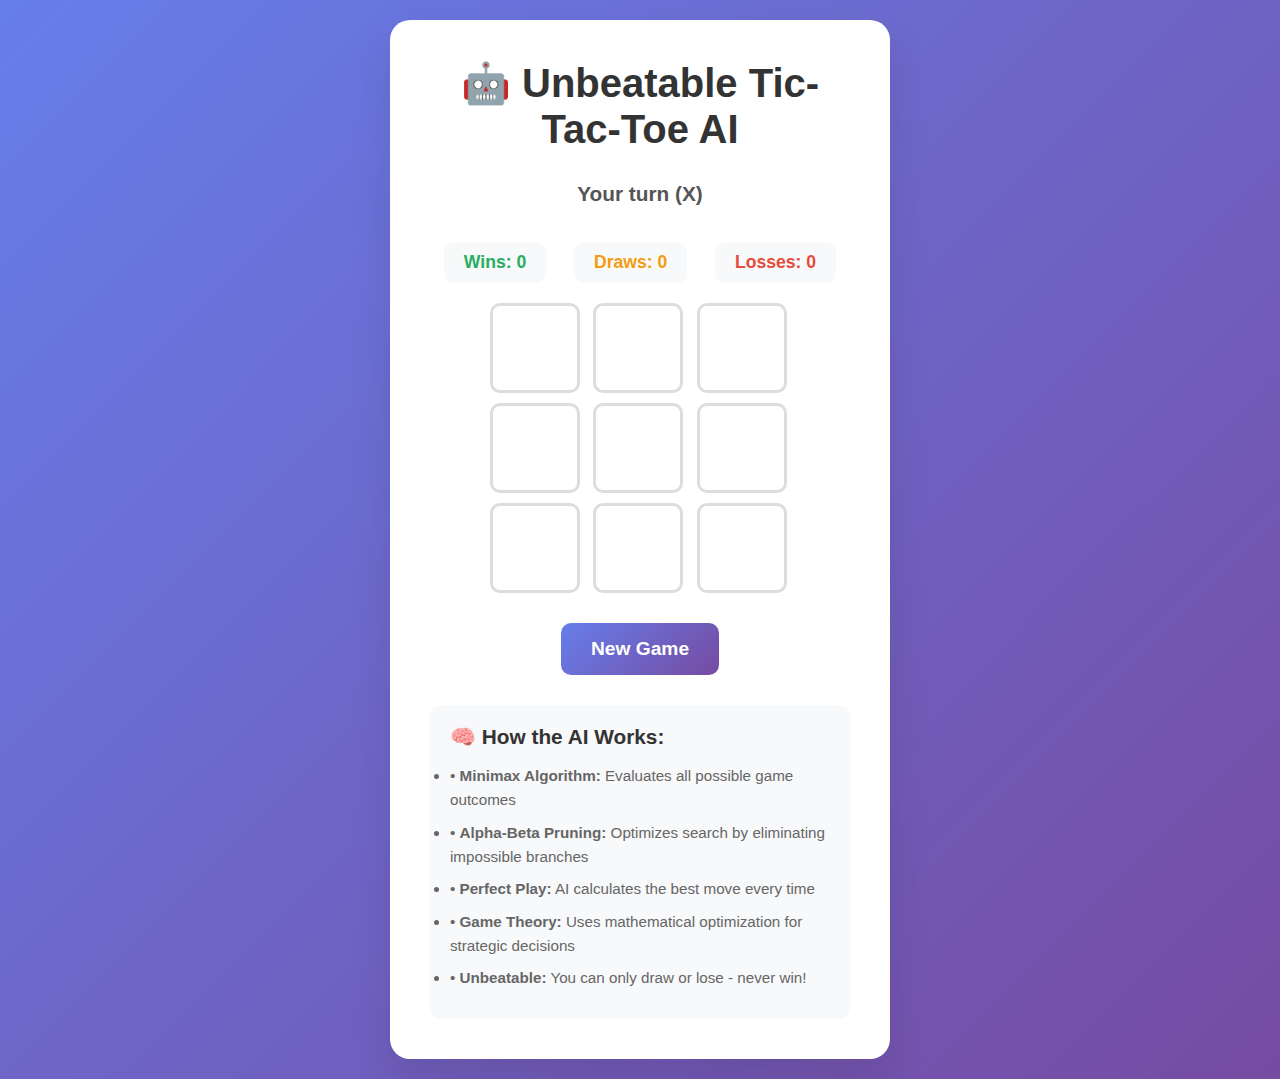
<file: Artificialinteligence/tic-tac-toeai/tictactoeai.html>
<!DOCTYPE html>
<html lang="en">
<head>
    <meta charset="UTF-8">
    <meta name="viewport" content="width=device-width, initial-scale=1.0">
    <title>Unbeatable Tic-Tac-Toe AI</title>
    <style>
        * {
            margin: 0;
            padding: 0;
            box-sizing: border-box;
        }

        body {
            font-family: 'Arial', sans-serif;
            background: linear-gradient(135deg, #667eea 0%, #764ba2 100%);
            min-height: 100vh;
            display: flex;
            justify-content: center;
            align-items: center;
            padding: 20px;
        }

        .game-container {
            background: white;
            border-radius: 20px;
            box-shadow: 0 20px 40px rgba(0, 0, 0, 0.1);
            padding: 40px;
            max-width: 500px;
            width: 100%;
            text-align: center;
        }

        h1 {
            color: #333;
            margin-bottom: 30px;
            font-size: 2.5em;
            font-weight: bold;
        }

        .status {
            font-size: 1.3em;
            font-weight: 600;
            color: #555;
            margin-bottom: 30px;
            min-height: 30px;
        }

        .board {
            display: grid;
            grid-template-columns: repeat(3, 1fr);
            gap: 10px;
            margin-bottom: 30px;
            max-width: 300px;
            margin-left: auto;
            margin-right: auto;
        }

        .cell {
            width: 90px;
            height: 90px;
            border: 3px solid #ddd;
            border-radius: 10px;
            font-size: 2.5em;
            font-weight: bold;
            cursor: pointer;
            transition: all 0.3s ease;
            display: flex;
            justify-content: center;
            align-items: center;
            background: white;
        }

        .cell:hover:not(.disabled) {
            background: #f8f9fa;
            transform: scale(1.05);
            border-color: #667eea;
        }

        .cell.x {
            color: #3498db;
            background: #e3f2fd;
        }

        .cell.o {
            color: #e74c3c;
            background: #ffebee;
        }

        .cell.disabled {
            cursor: not-allowed;
            opacity: 0.7;
        }

        .cell.thinking {
            animation: pulse 1s infinite;
        }

        @keyframes pulse {
            0% { opacity: 1; }
            50% { opacity: 0.5; }
            100% { opacity: 1; }
        }

        .reset-btn {
            background: linear-gradient(135deg, #667eea 0%, #764ba2 100%);
            color: white;
            border: none;
            padding: 15px 30px;
            font-size: 1.2em;
            font-weight: bold;
            border-radius: 10px;
            cursor: pointer;
            transition: all 0.3s ease;
        }

        .reset-btn:hover {
            transform: translateY(-2px);
            box-shadow: 0 10px 20px rgba(0, 0, 0, 0.2);
        }

        .info-panel {
            background: #f8f9fa;
            border-radius: 10px;
            padding: 20px;
            margin-top: 30px;
            text-align: left;
        }

        .info-panel h3 {
            color: #333;
            margin-bottom: 15px;
            font-size: 1.3em;
        }

        .info-panel ul {
            color: #666;
            font-size: 0.95em;
            line-height: 1.6;
        }

        .info-panel li {
            margin-bottom: 8px;
        }

        .score {
            display: flex;
            justify-content: space-around;
            margin: 20px 0;
            font-size: 1.1em;
            font-weight: 600;
        }

        .score-item {
            padding: 10px 20px;
            border-radius: 10px;
            background: #f8f9fa;
        }

        .wins { color: #27ae60; }
        .losses { color: #e74c3c; }
        .draws { color: #f39c12; }
    </style>
</head>
<body>
    <div class="game-container">
        <h1>🤖 Unbeatable Tic-Tac-Toe AI</h1>
        
        <div class="status" id="status">Your turn (X)</div>
        
        <div class="score">
            <div class="score-item wins">Wins: <span id="wins">0</span></div>
            <div class="score-item draws">Draws: <span id="draws">0</span></div>
            <div class="score-item losses">Losses: <span id="losses">0</span></div>
        </div>

        <div class="board" id="board">
            <div class="cell" data-index="0"></div>
            <div class="cell" data-index="1"></div>
            <div class="cell" data-index="2"></div>
            <div class="cell" data-index="3"></div>
            <div class="cell" data-index="4"></div>
            <div class="cell" data-index="5"></div>
            <div class="cell" data-index="6"></div>
            <div class="cell" data-index="7"></div>
            <div class="cell" data-index="8"></div>
        </div>

        <button class="reset-btn" onclick="resetGame()">New Game</button>

        <div class="info-panel">
            <h3>🧠 How the AI Works:</h3>
            <ul>
                <li>• <strong>Minimax Algorithm:</strong> Evaluates all possible game outcomes</li>
                <li>• <strong>Alpha-Beta Pruning:</strong> Optimizes search by eliminating impossible branches</li>
                <li>• <strong>Perfect Play:</strong> AI calculates the best move every time</li>
                <li>• <strong>Game Theory:</strong> Uses mathematical optimization for strategic decisions</li>
                <li>• <strong>Unbeatable:</strong> You can only draw or lose - never win!</li>
            </ul>
        </div>
    </div>

    <script>
        // Game state
        let board = Array(9).fill('');
        let isPlayerTurn = true;
        let gameActive = true;
        let scores = { wins: 0, draws: 0, losses: 0 };

        // DOM elements
        const cells = document.querySelectorAll('.cell');
        const status = document.getElementById('status');
        const winsEl = document.getElementById('wins');
        const drawsEl = document.getElementById('draws');
        const lossesEl = document.getElementById('losses');

        // Winning combinations
        const winPatterns = [
            [0, 1, 2], [3, 4, 5], [6, 7, 8], // rows
            [0, 3, 6], [1, 4, 7], [2, 5, 8], // columns
            [0, 4, 8], [2, 4, 6] // diagonals
        ];

        // Initialize game
        function initGame() {
            cells.forEach((cell, index) => {
                cell.addEventListener('click', () => handleCellClick(index));
            });
            updateScoreDisplay();
        }

        // Check for winner
        function checkWinner(currentBoard) {
            for (let pattern of winPatterns) {
                const [a, b, c] = pattern;
                if (currentBoard[a] && currentBoard[a] === currentBoard[b] && currentBoard[a] === currentBoard[c]) {
                    return currentBoard[a];
                }
            }
            return null;
        }

        // Check if board is full
        function isBoardFull(currentBoard) {
            return currentBoard.every(cell => cell !== '');
        }

        // Get available moves
        function getAvailableMoves(currentBoard) {
            return currentBoard.map((cell, index) => cell === '' ? index : null).filter(val => val !== null);
        }

        // Minimax algorithm with Alpha-Beta pruning
        function minimax(currentBoard, depth, isMaximizing, alpha = -Infinity, beta = Infinity) {
            const winner = checkWinner(currentBoard);
            
            // Terminal states
            if (winner === 'O') return 10 - depth; // AI wins
            if (winner === 'X') return depth - 10; // Player wins
            if (isBoardFull(currentBoard)) return 0; // Draw

            if (isMaximizing) {
                let maxEval = -Infinity;
                const availableMoves = getAvailableMoves(currentBoard);
                
                for (let move of availableMoves) {
                    const newBoard = [...currentBoard];
                    newBoard[move] = 'O';
                    const eval = minimax(newBoard, depth + 1, false, alpha, beta);
                    maxEval = Math.max(maxEval, eval);
                    alpha = Math.max(alpha, eval);
                    if (beta <= alpha) break; // Alpha-Beta pruning
                }
                return maxEval;
            } else {
                let minEval = Infinity;
                const availableMoves = getAvailableMoves(currentBoard);
                
                for (let move of availableMoves) {
                    const newBoard = [...currentBoard];
                    newBoard[move] = 'X';
                    const eval = minimax(newBoard, depth + 1, true, alpha, beta);
                    minEval = Math.min(minEval, eval);
                    beta = Math.min(beta, eval);
                    if (beta <= alpha) break; // Alpha-Beta pruning
                }
                return minEval;
            }
        }

        // Get best move for AI
        function getBestMove(currentBoard) {
            let bestMove = -1;
            let bestValue = -Infinity;
            const availableMoves = getAvailableMoves(currentBoard);

            for (let move of availableMoves) {
                const newBoard = [...currentBoard];
                newBoard[move] = 'O';
                const moveValue = minimax(newBoard, 0, false);
                
                if (moveValue > bestValue) {
                    bestValue = moveValue;
                    bestMove = move;
                }
            }
            return bestMove;
        }

        // Handle cell click
        function handleCellClick(index) {
            if (board[index] !== '' || !isPlayerTurn || !gameActive) {
                return;
            }

            makeMove(index, 'X');
            
            const winner = checkWinner(board);
            if (winner === 'X') {
                endGame('win');
                return;
            }
            
            if (isBoardFull(board)) {
                endGame('draw');
                return;
            }

            // AI turn
            isPlayerTurn = false;
            status.textContent = 'AI is thinking...';
            cells.forEach(cell => cell.classList.add('thinking'));
            
            setTimeout(() => {
                const aiMove = getBestMove(board);
                makeMove(aiMove, 'O');
                
                const aiWinner = checkWinner(board);
                if (aiWinner === 'O') {
                    endGame('lose');
                } else if (isBoardFull(board)) {
                    endGame('draw');
                } else {
                    isPlayerTurn = true;
                    status.textContent = 'Your turn (X)';
                }
                
                cells.forEach(cell => cell.classList.remove('thinking'));
            }, 800);
        }

        // Make a move
        function makeMove(index, player) {
            board[index] = player;
            cells[index].textContent = player;
            cells[index].classList.add(player.toLowerCase());
            cells[index].classList.add('disabled');
        }

        // End game
        function endGame(result) {
            gameActive = false;
            
            switch(result) {
                case 'win':
                    status.textContent = '🎉 You won! (This shouldn\'t happen!)';
                    scores.wins++;
                    break;
                case 'lose':
                    status.textContent = '🤖 AI wins!';
                    scores.losses++;
                    break;
                case 'draw':
                    status.textContent = '🤝 It\'s a draw!';
                    scores.draws++;
                    break;
            }
            
            cells.forEach(cell => cell.classList.add('disabled'));
            updateScoreDisplay();
        }

        // Update score display
        function updateScoreDisplay() {
            winsEl.textContent = scores.wins;
            drawsEl.textContent = scores.draws;
            lossesEl.textContent = scores.losses;
        }

        // Reset game
        function resetGame() {
            board = Array(9).fill('');
            isPlayerTurn = true;
            gameActive = true;
            status.textContent = 'Your turn (X)';
            
            cells.forEach(cell => {
                cell.textContent = '';
                cell.className = 'cell';
            });
        }

        // Initialize the game when page loads
        initGame();
    </script>
</body>
</html>
</file>
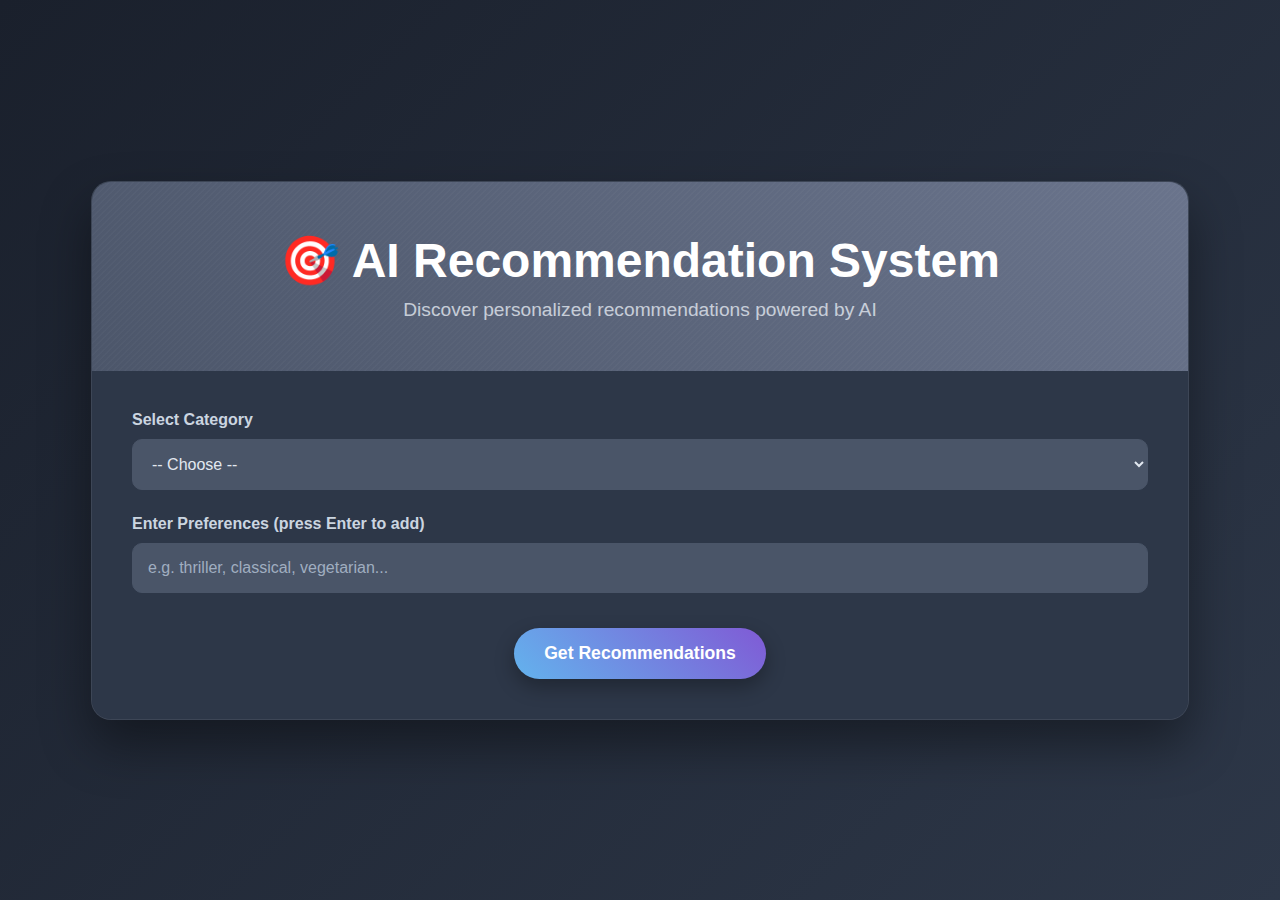
<file: Artificialinteligence/recomendationsystem/backend/templates/recomendation.html>
<!DOCTYPE html>
<html lang="en">
<head>
  <meta charset="UTF-8" />
  <meta name="viewport" content="width=device-width, initial-scale=1.0"/>
  <title>AI Recommendation System</title>
  <style>
   /* Universal Reset & Base */
* {
  margin: 0;
  padding: 0;
  box-sizing: border-box;
}

body {
  font-family: 'Montserrat', sans-serif; /* Modern, clean font */
  background: linear-gradient(135deg, #1a202c, #2d3748); /* Dark, subtle gradient */
  min-height: 100vh;
  padding: 30px;
  display: flex;
  justify-content: center;
  align-items: center;
  color: #e2e8f0; /* Light text on dark background */
}

.container {
  max-width: 1100px;
  width: 90%;
  background: #2d3748; /* Darker background for container */
  border-radius: 20px;
  box-shadow: 0 25px 50px rgba(0, 0, 0, 0.4); /* Deeper shadow for contrast */
  overflow: hidden;
  border: 1px solid rgba(255, 255, 255, 0.08); /* Subtle light border */
}

.header {
  background: linear-gradient(45deg, #4c566a, #6a748c); /* Darker, sophisticated gradient */
  color: white;
  text-align: center;
  padding: 50px 20px;
  position: relative;
  overflow: hidden; /* For any potential background patterns */
}

.header::before { /* Subtle background pattern */
  content: '';
  position: absolute;
  top: 0;
  left: 0;
  width: 100%;
  height: 100%;
  background-image: url('data:image/svg+xml,%3Csvg width="6" height="6" viewBox="0 0 6 6" xmlns="http://www.w3.org/2000/svg"%3E%3Cg fill="%23ffffff" fill-opacity="0.05" fill-rule="evenodd"%3E%3Cpath d="M5 0h1L0 6V5zM6 5v1H5z"/%3E%3C/g%3E%3C/svg%3E');
  opacity: 0.8;
  z-index: 0;
}

.header h1 {
  font-size: 3em;
  margin-bottom: 10px;
  color: #fff;
  position: relative;
  z-index: 1;
}

.header p {
  font-size: 1.2em;
  opacity: 0.8;
  color: #e2e8f0;
  position: relative;
  z-index: 1;
}

.form-section, .results-section {
  padding: 40px;
  background: #2d3748; /* Consistent background */
}

.form-group {
  margin-bottom: 25px;
}

label {
  font-weight: 600;
  margin-bottom: 10px;
  display: block;
  color: #cbd5e0; /* Lighter color for labels */
}

select, input {
  width: 100%;
  padding: 15px;
  font-size: 1em;
  border: 1px solid #4a5568; /* Darker border */
  border-radius: 10px;
  transition: all 0.3s ease;
  background-color: #4a5568; /* Dark input background */
  color: #e2e8f0; /* Light input text */
}

input::placeholder, select::placeholder {
  color: #a0aec0; /* Lighter placeholder text */
}

input:focus, select:focus {
  border-color: #63b3ed; /* Soft blue for focus */
  outline: none;
  box-shadow: 0 0 0 3px rgba(99, 179, 237, 0.2);
  background-color: #4a5568; /* Maintain dark background on focus */
}

.preferences-container {
  margin-top: 10px;
  display: flex;
  flex-wrap: wrap;
  gap: 10px;
}

.preference-tag {
  background: #63b3ed; /* Accent color */
  color: white;
  padding: 8px 14px;
  border-radius: 20px;
  display: flex;
  align-items: center;
  font-size: 0.9em;
  font-weight: 500;
  box-shadow: 0 2px 5px rgba(0, 0, 0, 0.2);
}

.remove-btn {
  background: rgba(0, 0, 0, 0.3); /* Darker semi-transparent background */
  color: #e2e8f0; /* Light color for the 'x' */
  margin-left: 8px;
  font-weight: bold;
  border: none;
  border-radius: 50%;
  width: 20px;
  height: 20px;
  cursor: pointer;
  transition: background 0.2s ease, color 0.2s ease;
}

.remove-btn:hover {
  background: rgba(0, 0, 0, 0.5);
  color: #fff;
}

.btn-primary {
  background: linear-gradient(45deg, #63b3ed, #805ad5); /* Vibrant accent gradient */
  color: white;
  border: none;
  padding: 15px 30px;
  border-radius: 30px;
  font-size: 1.1em;
  cursor: pointer;
  transition: all 0.3s ease;
  display: block;
  margin: 0 auto;
  font-weight: 600;
  box-shadow: 0 8px 20px rgba(0, 0, 0, 0.3);
}

.btn-primary:hover {
  transform: translateY(-3px) scale(1.02);
  box-shadow: 0 12px 25px rgba(99, 179, 237, 0.3);
}

.loading-spinner {
  display: none;
  margin: 20px auto;
  width: 40px;
  height: 40px;
  border: 4px solid #4a5568; /* Darker border */
  border-top: 4px solid #63b3ed; /* Accent color */
  border-radius: 50%;
  animation: spin 1s linear infinite;
}

@keyframes spin {
  0% {transform: rotate(0);}
  100% {transform: rotate(360deg);}
}

.error-message, .success-message {
  display: none;
  padding: 12px;
  margin: 15px 0;
  border-radius: 10px;
  text-align: center;
  color: white;
  font-weight: bold;
  box-shadow: 0 4px 10px rgba(0, 0, 0, 0.2);
}

.error-message { background: #e53e3e; } /* Darker red */
.success-message { background: #38a169; } /* Darker green */

.results-grid {
  display: grid;
  grid-template-columns: repeat(auto-fit, minmax(280px, 1fr));
  gap: 20px;
}

.recommendation-card {
  background: #4a5568; /* Darker card background */
  border-left: 5px solid #805ad5; /* Accent border */
  padding: 20px;
  border-radius: 15px;
  box-shadow: 0 5px 15px rgba(0,0,0,0.2);
  transition: 0.3s ease;
  color: #cbd5e0; /* Lighter text for card content */
}

.recommendation-card:hover {
  transform: translateY(-5px);
  </style>
</head>
<body>
  <div class="container">
    <div class="header">
      <h1>🎯 AI Recommendation System</h1>
      <p>Discover personalized recommendations powered by AI</p>
    </div>

    <div class="form-section">
      <form id="recommendationForm">
        <div class="form-group">
          <label for="category">Select Category</label>
          <select id="category" required>
            <option value="">-- Choose --</option>
            <option>Books</option>
            <option>Movies</option>
            <option>Music</option>
            <option>Games</option>
            <option>Travel</option>
            <option>Technology</option>
            <option>Fashion</option>
            <option>Food</option>
            <option>Restaurants</option>
            <option>Sports</option>
          </select>
        </div>
        <div class="form-group">
          <label for="preference">Enter Preferences (press Enter to add)</label>
          <input type="text" id="preference" placeholder="e.g. thriller, classical, vegetarian..." />
          <div id="preferencesContainer" class="preferences-container"></div>
        </div>
        <div id="errorMessage" class="error-message"></div>
        <div id="successMessage" class="success-message"></div>
        <button class="btn-primary" type="submit" id="submitBtn">Get Recommendations</button>
        <div id="loadingSpinner" class="loading-spinner"></div>
      </form>
    </div>

    <div class="results-section" id="resultsSection" style="display: none;">
      <h2 style="text-align:center; margin-bottom:20px;">✨ Your Recommendations</h2>
      <div id="resultsGrid" class="results-grid"></div>
    </div>
  </div>

  <script>
    const preferences = [];

    document.getElementById("preference").addEventListener("keypress", function(e) {
      if (e.key === "Enter") {
        e.preventDefault();
        const pref = this.value.trim();
        if (pref && !preferences.includes(pref)) {
          preferences.push(pref);
          this.value = '';
          updatePreferences();
        }
      }
    });

    function updatePreferences() {
      const container = document.getElementById("preferencesContainer");
      container.innerHTML = preferences.map((p, i) =>
        `<div class="preference-tag">${p}
          <button class="remove-btn" onclick="removePreference(${i})">&times;</button>
        </div>`).join('');
    }

    function removePreference(i) {
      preferences.splice(i, 1);
      updatePreferences();
    }

    document.getElementById("recommendationForm").addEventListener("submit", async function(e) {
      e.preventDefault();
      const category = document.getElementById("category").value;
      const errorMessage = document.getElementById("errorMessage");
      const successMessage = document.getElementById("successMessage");
      const loadingSpinner = document.getElementById("loadingSpinner");
      const submitBtn = document.getElementById("submitBtn");

      errorMessage.style.display = "none";
      successMessage.style.display = "none";

      if (!category) {
        showError("Please select a category.");
        return;
      }

      if (preferences.length === 0) {
        showError("Please add at least one preference.");
        return;
      }

      submitBtn.disabled = true;
      submitBtn.textContent = "Generating...";
      loadingSpinner.style.display = "block";

      try {
        const res = await fetch("/recommend", {
          method: "POST",
          headers: { "Content-Type": "application/json" },
          body: JSON.stringify({ category, preferences })
        });

        const data = await res.json();
        if (res.ok) {
          displayRecommendations(data.recommendations || []);
          showSuccess("Recommendations ready!");
        } else {
          showError(data.error || "Something went wrong.");
        }

      } catch (err) {
        console.error(err);
        showError("Network error.");
      } finally {
        submitBtn.disabled = false;
        submitBtn.textContent = "Get Recommendations";
        loadingSpinner.style.display = "none";
      }
    });

    function displayRecommendations(recommendations) {
      const grid = document.getElementById("resultsGrid");
      const section = document.getElementById("resultsSection");

      grid.innerHTML = recommendations.length
        ? recommendations.map(r => `
          <div class="recommendation-card">
            <h3>${sanitizeHTML(r.title)}</h3>
            <p>${sanitizeHTML(r.description)}</p>
          </div>`).join('')
        : "<p>No recommendations found.</p>";

      section.style.display = "block";
      section.scrollIntoView({ behavior: "smooth" });
    }

    function showError(msg) {
      const e = document.getElementById("errorMessage");
      e.textContent = msg;
      e.style.display = "block";
    }

    function showSuccess(msg) {
      const s = document.getElementById("successMessage");
      s.textContent = msg;
      s.style.display = "block";
    }

    function sanitizeHTML(str) {
      const div = document.createElement("div");
      div.textContent = str;
      return div.innerHTML;
    }
  </script>
</body>
</html>
</file>
